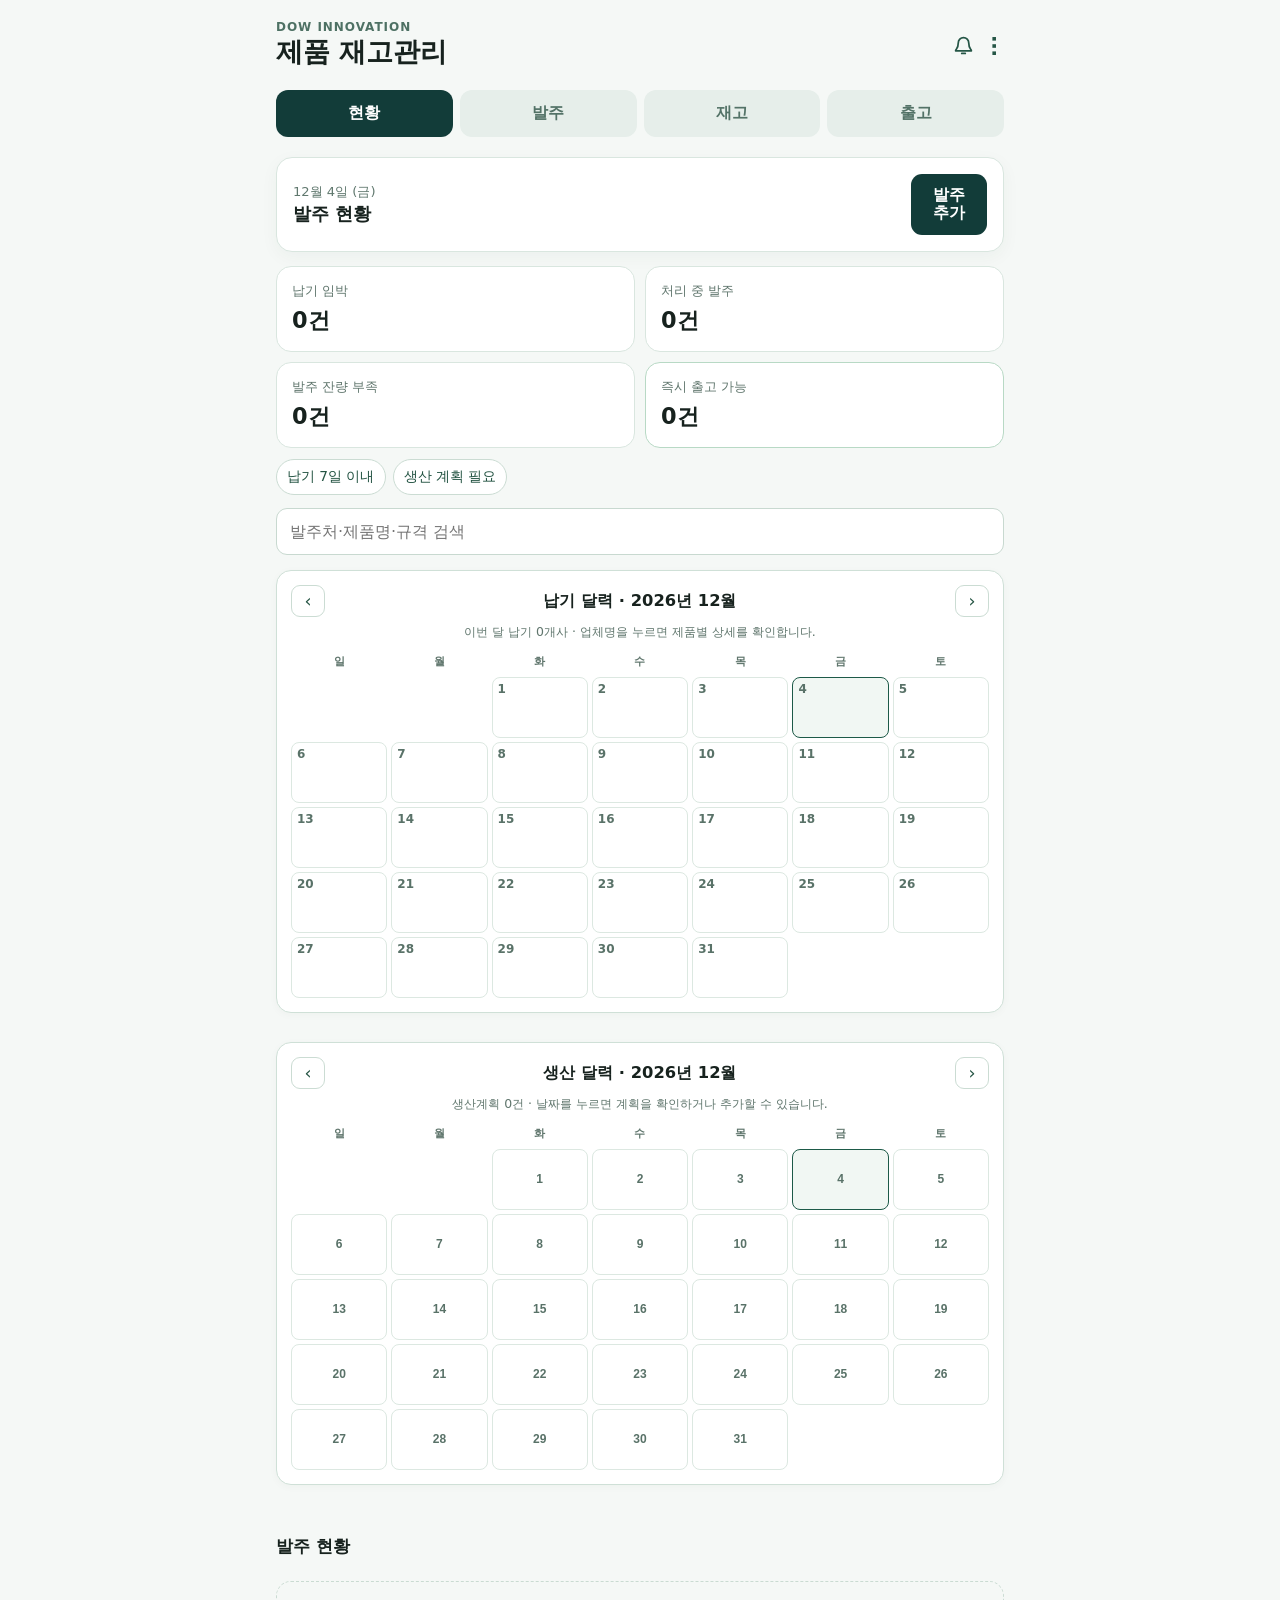
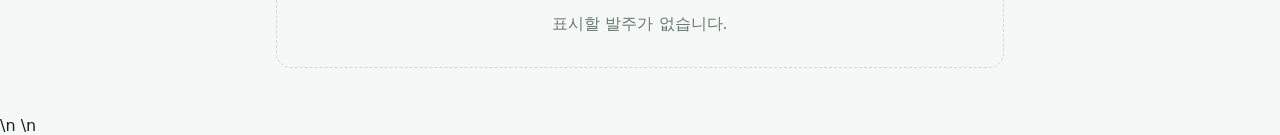
<file: dow_beam/index.html>
<!doctype html>
<html lang="ko">
  <head>
    <meta charset="UTF-8" />
    <meta
      name="viewport"
      content="width=device-width,initial-scale=1,viewport-fit=cover"
    />
    <meta name="theme-color" content="#123c39" />
    <title>Dow innovation 제품 재고관리</title>
    <link rel="manifest" href="manifest.webmanifest" />
    <link rel="stylesheet" href="styles-v5.css" />
  </head>
  <body>
    <main class="app-shell">
      <header class="topbar">
        <div>
          <p class="eyebrow">DOW INNOVATION</p>
          <h1>제품 재고관리</h1>
        </div>
        <button id="menuButton" class="icon" type="button">⋮</button>
      </header>
      <nav class="tabs four">
        <button class="tab active" data-view="dashboard">현황</button
        ><button class="tab" data-view="orders">발주</button
        ><button class="tab" data-view="inventory">재고</button
        ><button class="tab" data-view="products">제품</button>
      </nav>
      <section id="dashboardView" class="view">
        <div class="hero">
          <div><span id="todayLabel"></span><strong>발주 현황</strong></div>
          <button class="primary compact-action" data-new-order>
            발주<br />추가
          </button>
        </div>
        <section id="summaryCards" class="summary-grid"></section>
        <input
          id="dashboardSearch"
          class="search"
          placeholder="발주처·제품명·규격 검색"
        />
        <section id="priorityList" class="groups"></section>
        <section id="dashboardGroups" class="groups"></section>
      </section>
      <section id="ordersView" class="view hidden">
        <div class="page-head">
          <div>
            <h2>발주 관리</h2>
            <p>발주처를 누른 뒤 발주 건과 제품을 확인합니다.</p>
          </div>
          <button class="primary compact-action" data-new-order>
            발주<br />추가
          </button>
        </div>
        <input
          id="orderSearch"
          class="search"
          placeholder="발주처·제품명·규격 검색"
        />
        <section id="orderGroups" class="groups"></section>
      </section>
      <section id="inventoryView" class="view hidden">
        <div class="page-head">
          <div>
            <h2>재고 관리</h2>
            <p>생산완료는 공장 전체 재고에 먼저 쌓입니다.</p>
          </div>
          <button id="newProduct" class="primary compact-action">
            초기재고<br />입력
          </button>
        </div>
        <input
          id="inventorySearch"
          class="search"
          placeholder="제품명 또는 규격 검색"
        />
        <div class="subtabs">
          <button class="subtab active" data-stock-mode="all">
            공장 전체 재고</button
          ><button class="subtab" data-stock-mode="order">발주별 제품</button>
        </div>
        <section id="inventoryContent"></section>
      </section>
      <section id="productsView" class="view hidden">
        <div class="page-head">
          <div>
            <h2>제품 관리</h2>
            <p>미분류 제품을 표준 제품으로 정리합니다.</p>
          </div>
        </div>
        <input
          id="productSearch"
          class="search"
          placeholder="제품명 또는 규격 검색"
        />
        <section id="productContent"></section>
      </section>
    </main>
    <dialog id="orderDialog" class="dialog">
      <form id="orderForm">
        <div class="dialog-head">
          <h2>발주 추가</h2>
          <button class="close" type="button" data-close>×</button>
        </div>
        <label
          >카톡 발주 메시지 (선택)<textarea
            id="messageInput"
            rows="7"
            placeholder="카톡 메시지를 붙여넣거나, 아래에서 제품을 직접 추가하세요."
          ></textarea></label
        ><button id="parseButton" class="secondary full" type="button">
          내용 읽어오기
        </button>
        <p id="parseNotice" class="notice hidden"></p>
        <div id="lineEditor">
          <p class="edit-note">
            카톡을 넣지 않아도 아래에서 제품·규격·수량을 직접 추가할 수
            있습니다.
          </p>
          <div class="line-head">
            <span>제품명</span><span>규격 및 용량</span
            ><span>발주예정수량</span>
          </div>
          <div id="parsedLines"></div>
          <button id="addLine" class="secondary full" type="button">
            + 제품 한 줄 추가
          </button>
        </div>
        <label
          >발주처<input id="companyInput" required placeholder="예: 하나"
        /></label>
        <div class="two">
          <label>발주일<input id="orderDateInput" type="date" required /></label
          ><label>납기일<input id="dueDateInput" type="date" /></label>
        </div>
        <label>발송 요청 / 메모<input id="orderMemoInput" /></label>
        <div id="mergeOptions" class="merge-options hidden"></div>
        <div class="actions">
          <button class="secondary" data-close type="button">취소</button
          ><button class="primary" type="submit">발주 저장</button>
        </div>
      </form>
    </dialog>
    <dialog id="lineDialog" class="dialog">
      <form id="lineForm">
        <div class="dialog-head">
          <h2 id="lineTitle">제품 진행</h2>
          <button class="close" type="button" data-close>×</button>
        </div>
        <div id="lineInfo" class="info"></div>
        <label
          >생산예정 수량<input
            id="plannedInput"
            type="number"
            min="0"
            step="0.01" /></label
        ><label
          >이번 생산완료 수량 (생산예정에서 차감 · 공장재고 증가)<input
            id="producedInput"
            type="number"
            min="0"
            step="0.01"
            placeholder="오늘 완료한 수량" /></label
        ><label
          >이번 출고 수량 (공장 전체 재고 차감)<input
            id="shippedInput"
            type="number"
            min="0"
            step="0.01"
            placeholder="이번에 출고한 수량"
        /></label>
        <div class="actions">
          <button class="secondary" data-close type="button">취소</button
          ><button class="primary" type="submit">수량 반영</button>
        </div>
      </form>
    </dialog>
    <dialog id="productDialog" class="dialog">
      <form id="productForm">
        <div class="dialog-head">
          <h2>공장 제품 등록</h2>
          <button class="close" type="button" data-close>×</button>
        </div>
        <label>표시 제품명<input id="productName" required /></label
        ><label>규격 및 용량<input id="productSpec" required /></label>
        <div class="two">
          <label>제품 코드<input id="productCode" placeholder="예: S1" /></label
          ><label
            >분류<select id="productCategory">
              <option value="S1 레진빔">S1 레진빔</option>
              <option value="S2 프레스빔">S2 프레스빔</option>
              <option value="S3 빨간빔">S3 빨간빔</option>
              <option value="B1 튜브형 본드">B1 튜브형 본드</option>
              <option value="B2 카트리지형 본드">B2 카트리지형 본드</option>
              <option value="W1 왁스">W1 왁스</option>
              <option value="MABOR">MABOR</option>
              <option value="기타·미분류">기타·미분류</option>
              <option value="빔">빔 (기존 분류)</option>
              <option value="본드">본드 (기존 분류)</option>
              <option value="왁스">왁스 (기존 분류)</option>
              <option value="접시">접시 (기존 분류)</option>
              <option value="미분류·기타">미분류·기타 (기존 분류)</option>
            </select></label
          >
        </div>
        <div class="two">
          <label
            >초기재고<input
              id="openingStock"
              type="number"
              min="0"
              step="0.01"
              value="0" /></label
          ><label
            >단위<input
              id="productUnit"
              value="개"
              required
              placeholder="예: 개, kg, 세트, 장"
          /></label>
        </div>
        <div class="actions">
          <button class="secondary" data-close type="button">취소</button
          ><button class="primary" type="submit">저장</button>
        </div>
      </form>
    </dialog>
    <dialog id="adjustDialog" class="dialog">
      <form id="adjustForm">
        <div class="dialog-head">
          <h2>재고 수정</h2>
          <button class="close" type="button" data-close>×</button>
        </div>
        <div id="adjustInfo" class="info"></div>
        <label
          >실제 현재 재고<input
            id="actualStockInput"
            type="number"
            min="0"
            step="0.01" /></label
        ><label
          >수정 사유<input
            id="adjustReasonInput"
            placeholder="예: 실사 재고 반영"
        /></label>
        <div class="actions">
          <button class="secondary" type="button" data-close>취소</button
          ><button class="primary" type="submit">재고 수정</button>
        </div>
      </form>
    </dialog>
    <dialog id="summaryDialog" class="dialog">
      <div>
        <div class="dialog-head">
          <h2 id="summaryTitle">현황 상세</h2>
          <button class="close" type="button" data-close>×</button>
        </div>
        <div id="summaryList"></div>
      </div>
    </dialog>
    <dialog id="menuDialog" class="dialog">
      <div>
        <div class="dialog-head">
          <h2>관리 메뉴</h2>
          <button class="close" type="button" data-close>×</button>
        </div>
        <button id="exportButton" class="menu-item">데이터 백업하기</button
        ><label class="menu-item"
          >데이터 복원하기<input
            id="importInput"
            type="file"
            accept="application/json"
            hidden /></label
        ><button id="resetButton" class="menu-item danger">
          모든 데이터 초기화
        </button>
      </div>
    </dialog>
    <div id="toast" class="toast hidden"></div>
    <script src="app-v13.js"></script>
    <script src="enhance-v13.js?rev=39"></script>
    <script src="catalog-data-v1.js?rev=1"></script>
    <script src="master-runtime-v2.js?rev=14"></script>
    <script src="dashboard-vendor-v4.js?rev=1"></script>
    <script src="order-touch-v1.js?rev=1"></script>
    <script src="production-transfer-v1.js?rev=3"></script>
    <script src="line-safety-v1.js?rev=2"></script>
    <script src="notifications-v1.js?rev=2"></script>
    <script src="production-calendar-v1.js?rev=1"></script>\n    <script src="order-entry-v2.js?rev=2"></script>\n    <script src="order-calendar-v1.js?rev=1"></script>
      <script src="order-entry-core-v1.js?rev=5"></script>
      <script src="unit-rules-v1.js?rev=1"></script>
      <script src="shipping-v1.js?rev=4"></script>
      <script src="opening-selector-v1.js?rev=1"></script>
      <script src="inventory-drilldown-v1.js?rev=1"></script>
      <script src="orders-completed-hide-v1.js?rev=1"></script>
  </body>
</html>
</file>
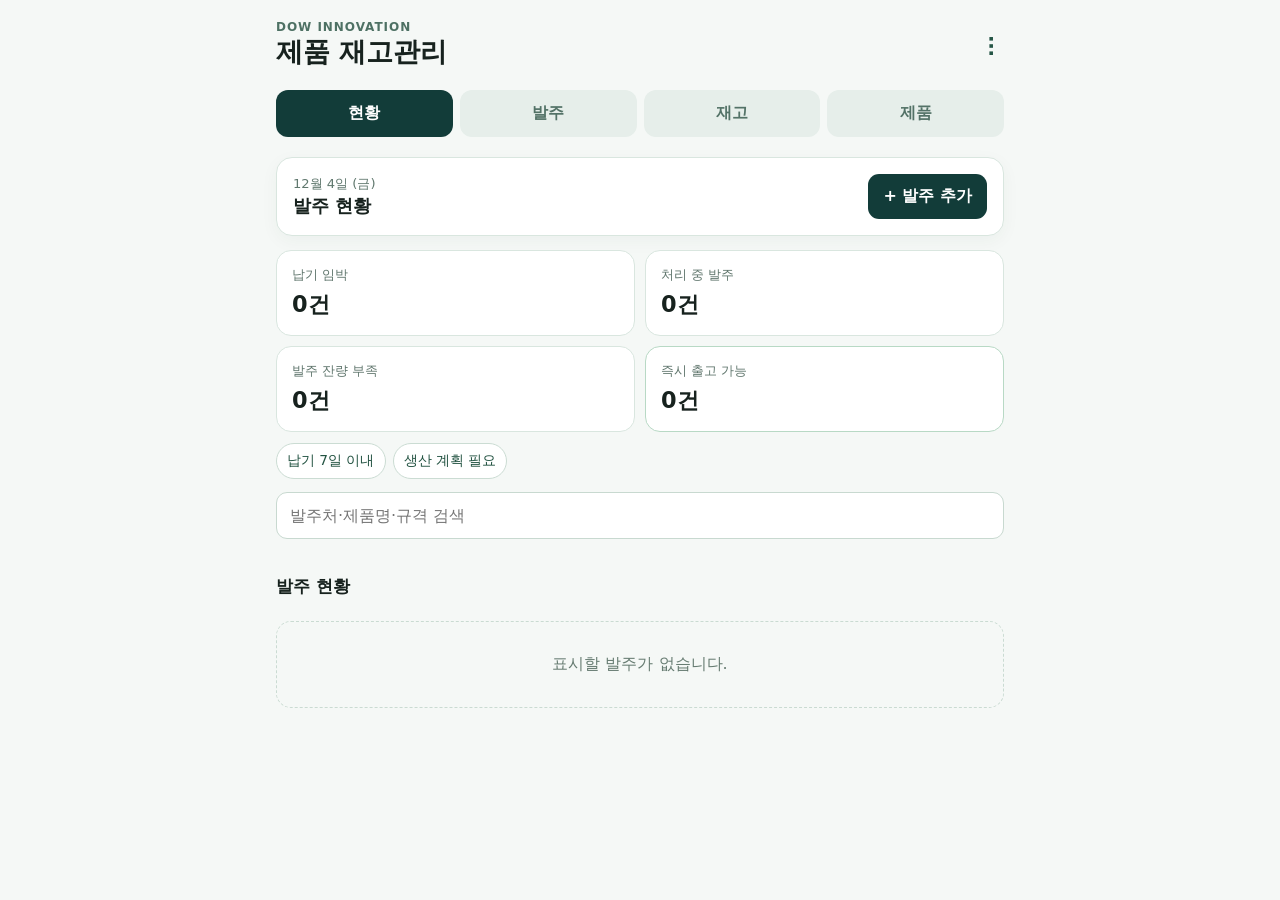
<file: dow_beam15/index.html>
<!doctype html><html lang="ko"><head><meta charset="UTF-8"><meta name="viewport" content="width=device-width,initial-scale=1,viewport-fit=cover"><meta name="theme-color" content="#123c39"><title>Dow innovation 제품 재고관리</title><link rel="manifest" href="manifest.webmanifest"><link rel="stylesheet" href="styles-v5.css"></head><body><main class="app-shell"><header class="topbar"><div><p class="eyebrow">DOW INNOVATION</p><h1>제품 재고관리</h1></div><button id="menuButton" class="icon" type="button">⋮</button></header><nav class="tabs four"><button class="tab active" data-view="dashboard">현황</button><button class="tab" data-view="orders">발주</button><button class="tab" data-view="inventory">재고</button><button class="tab" data-view="products">제품</button></nav>
<section id="dashboardView" class="view"><div class="hero"><div><span id="todayLabel"></span><strong>발주 현황</strong></div><button class="primary" data-new-order>+ 발주 추가</button></div><section id="summaryCards" class="summary-grid"></section><input id="dashboardSearch" class="search" placeholder="발주처·제품명·규격 검색"><section id="priorityList" class="groups"></section><section id="dashboardGroups" class="groups"></section></section>
<section id="ordersView" class="view hidden"><div class="page-head"><div><h2>발주 관리</h2><p>발주처를 누른 뒤 발주 건과 제품을 확인합니다.</p></div><button class="primary" data-new-order>+ 발주 추가</button></div><input id="orderSearch" class="search" placeholder="발주처·제품명·규격 검색"><section id="orderGroups" class="groups"></section></section>
<section id="inventoryView" class="view hidden"><div class="page-head"><div><h2>재고 관리</h2><p>생산완료는 공장 전체 재고에 먼저 쌓입니다.</p></div><button id="newProduct" class="primary">+ 초기재고</button></div><input id="inventorySearch" class="search" placeholder="제품명 또는 규격 검색"><div class="subtabs"><button class="subtab active" data-stock-mode="all">공장 전체 재고</button><button class="subtab" data-stock-mode="order">발주별 제품</button></div><section id="inventoryContent"></section></section><section id="productsView" class="view hidden"><div class="page-head"><div><h2>제품 관리</h2><p>미분류 제품을 표준 제품으로 정리합니다.</p></div></div><input id="productSearch" class="search" placeholder="제품명 또는 규격 검색"><section id="productContent"></section></section></main>
<dialog id="orderDialog" class="dialog"><form id="orderForm"><div class="dialog-head"><h2>발주 추가</h2><button class="close" type="button" data-close>×</button></div><label>카톡 발주 메시지<textarea id="messageInput" rows="7" placeholder="카톡 메시지 한 건을 붙여넣으세요."></textarea></label><button id="parseButton" class="secondary full" type="button">내용 읽어오기</button><p id="parseNotice" class="notice hidden"></p><div id="lineEditor" class="hidden"><div class="line-head"><span>제품명</span><span>규격</span><span>발주예정수량</span></div><div id="parsedLines"></div><button id="addLine" class="secondary full" type="button">+ 제품 한 줄 추가</button></div><label>발주처<input id="companyInput" required placeholder="예: 하나"></label><div class="two"><label>발주일<input id="orderDateInput" type="date" required></label><label>납기일<input id="dueDateInput" type="date"></label></div><label>발송 요청 / 메모<input id="orderMemoInput"></label><div id="mergeOptions" class="merge-options hidden"></div><div class="actions"><button class="secondary" data-close type="button">취소</button><button class="primary" type="submit">발주 저장</button></div></form></dialog>
<dialog id="lineDialog" class="dialog"><form id="lineForm"><div class="dialog-head"><h2 id="lineTitle">제품 진행</h2><button class="close" type="button" data-close>×</button></div><div id="lineInfo" class="info"></div><label>생산예정 수량<input id="plannedInput" type="number" min="0" step="0.01"></label><label>이번 생산완료 수량 (생산예정에서 차감 · 공장재고 증가)<input id="producedInput" type="number" min="0" step="0.01" placeholder="오늘 완료한 수량"></label><label>이번 출고 수량 (공장 전체 재고 차감)<input id="shippedInput" type="number" min="0" step="0.01" placeholder="이번에 출고한 수량"></label><div class="actions"><button class="secondary" data-close type="button">취소</button><button class="primary" type="submit">수량 반영</button></div></form></dialog>
<dialog id="productDialog" class="dialog"><form id="productForm"><div class="dialog-head"><h2>공장 제품 등록</h2><button class="close" type="button" data-close>×</button></div><label>표시 제품명<input id="productName" required></label><label>규격<input id="productSpec" required></label><div class="two"><label>제품 코드<input id="productCode" placeholder="예: S1"></label><label>분류<select id="productCategory"><option value="빔">빔</option><option value="본드">본드</option><option value="왁스">왁스</option><option value="접시">접시</option><option value="미분류·기타">미분류·기타</option></select></label></div><div class="two"><label>초기재고<input id="openingStock" type="number" min="0" step="0.01" value="0"></label><label>단위<select id="productUnit"><option>개</option><option>kg</option><option>세트</option><option>장</option></select></label></div><div class="actions"><button class="secondary" data-close type="button">취소</button><button class="primary" type="submit">저장</button></div></form></dialog>
<dialog id="adjustDialog" class="dialog"><form id="adjustForm"><div class="dialog-head"><h2>재고 수정</h2><button class="close" type="button" data-close>×</button></div><div id="adjustInfo" class="info"></div><label>실제 현재 재고<input id="actualStockInput" type="number" min="0" step="0.01"></label><label>수정 사유<input id="adjustReasonInput" placeholder="예: 실사 재고 반영"></label><div class="actions"><button class="secondary" type="button" data-close>취소</button><button class="primary" type="submit">재고 수정</button></div></form></dialog><dialog id="summaryDialog" class="dialog"><div><div class="dialog-head"><h2 id="summaryTitle">현황 상세</h2><button class="close" type="button" data-close>×</button></div><div id="summaryList"></div></div></dialog><dialog id="menuDialog" class="dialog"><div><div class="dialog-head"><h2>관리 메뉴</h2><button class="close" type="button" data-close>×</button></div><button id="exportButton" class="menu-item">데이터 백업하기</button><label class="menu-item">데이터 복원하기<input id="importInput" type="file" accept="application/json" hidden></label><button id="resetButton" class="menu-item danger">모든 데이터 초기화</button></div></dialog><div id="toast" class="toast hidden"></div><script src="app-v13.js"></script><script src="enhance-v13.js?rev=8"></script></body></html>
</file>
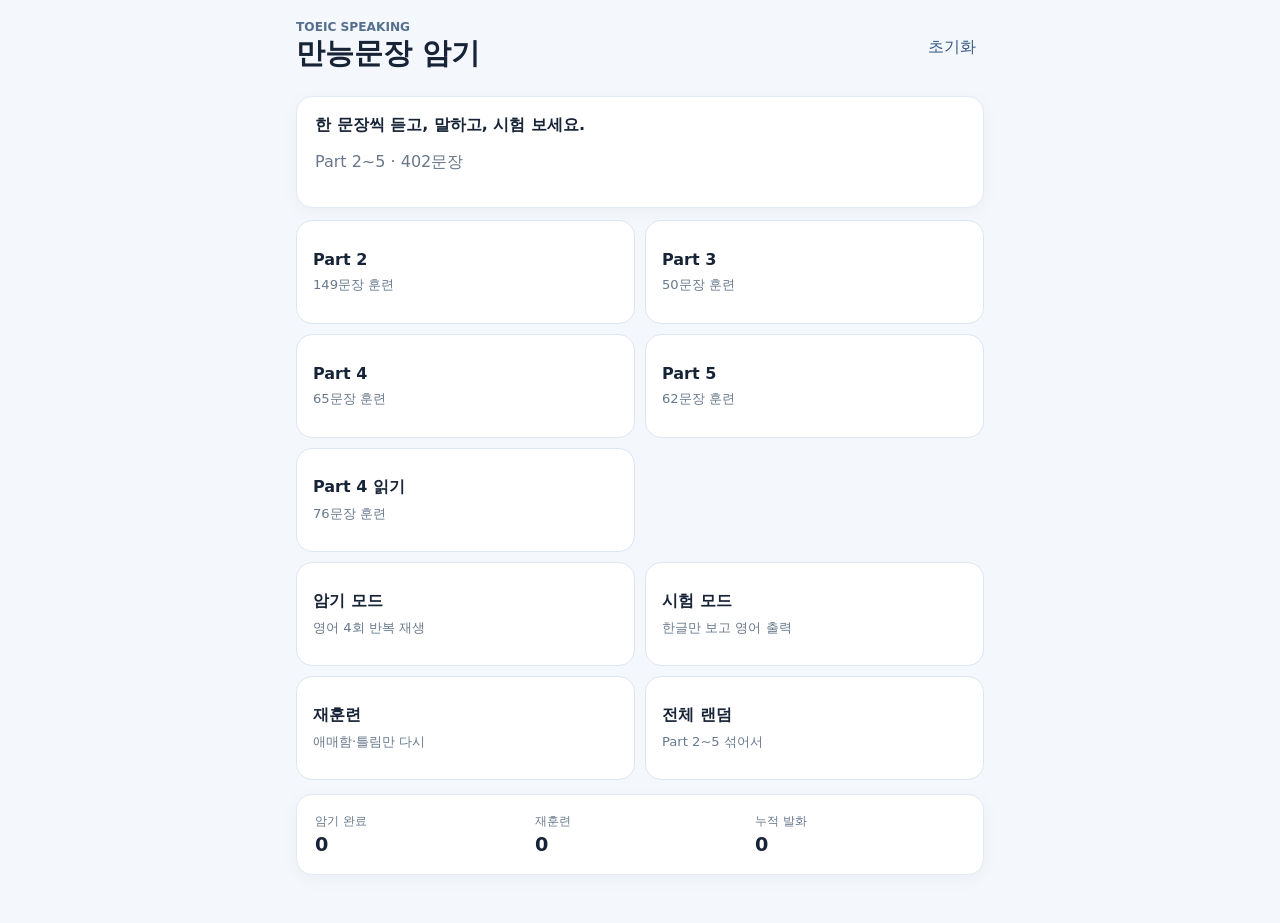
<file: toeic-speaking-v2/index.html>
<!doctype html>
<html lang="ko"><head><meta charset="UTF-8"><meta name="viewport" content="width=device-width,initial-scale=1,viewport-fit=cover"><meta name="theme-color" content="#102f52"><title>토익스피킹 만능문장 암기</title><link rel="stylesheet" href="styles.css"></head><body>
<main class="app-shell"><header><div><p class="eyebrow">TOEIC SPEAKING</p><h1>만능문장 암기</h1></div><button id="reset" class="text">초기화</button></header>
<section id="home"><div class="card intro"><b>한 문장씩 듣고, 말하고, 시험 보세요.</b><p id="status" class="muted"></p></div><div id="parts" class="grid"></div><div class="grid"><button class="mode" data-mode="memorize"><strong>암기 모드</strong><span>영어 4회 반복 재생</span></button><button class="mode" data-mode="test"><strong>시험 모드</strong><span>한글만 보고 영어 출력</span></button><button class="mode" data-mode="review"><strong>재훈련</strong><span>애매함·틀림만 다시</span></button><button class="mode" data-mode="all"><strong>전체 랜덤</strong><span>Part 2~5 섞어서</span></button></div><section class="card stats"><div><span>암기 완료</span><strong id="done">0</strong></div><div><span>재훈련</span><strong id="reviewCount">0</strong></div><div><span>누적 발화</span><strong id="spoken">0</strong></div></section></section>
<section id="study" class="hidden"><div class="top"><button id="back" class="text">‹ 나가기</button><span id="label"></span></div><div class="progress"><i id="bar"></i></div><div class="card prompt"><p class="eyebrow" id="part"></p><h2 id="korean"></h2><p id="english" class="english hidden"></p></div><div id="audio" class="card controls"><label>속도 <select id="rate"><option value="0.5">0.5배</option><option value="0.7">0.7배</option><option value="1" selected>1.0배</option></select></label><button id="play" class="primary">▶ 음성 듣기</button><button id="stop">■</button><small id="voice"></small></div><div id="testTools" class="card hidden"><button id="showAnswer">정답 보기</button><div id="answer" class="english hidden"></div></div><div class="actions"><button data-result="done" class="primary">암기 완료</button><button data-result="maybe">애매함</button><button data-result="wrong">틀림</button><button id="next">다음 ›</button></div></section></main><script src="data.js"></script><script src="app.js"></script></body></html>
</file>
<file: dow_beam/styles-v5.css>
:root{font-family:system-ui,-apple-system,"Noto Sans KR",sans-serif;background:#f5f8f6;color:#17221e}*{box-sizing:border-box}body{margin:0}.app-shell{max-width:760px;margin:auto;padding:20px 16px 48px}.topbar,.page-head,.hero,.dialog-head,.actions,.row{display:flex;align-items:center;justify-content:space-between;gap:12px}h1,h2,h3,p{margin:0}h1{font-size:1.7rem}h2{font-size:1.25rem}.eyebrow{font-size:.75rem;color:#4e7164;font-weight:800;letter-spacing:.08em}.icon,.close{border:0;background:transparent;font-size:1.8rem;color:#255646}.tabs,.subtabs{display:grid;gap:7px;margin:20px 0}.tabs{grid-template-columns:repeat(3,1fr)}.subtabs{grid-template-columns:1fr 1fr}.tab,.subtab{border:0;border-radius:12px;padding:13px;background:#e6eeea;color:#537267;font-weight:800;font-size:1rem}.tab.active,.subtab.active{background:#123c39;color:#fff}.hero,.card,details,.dialog form,.dialog>div{background:#fff;border:1px solid #d9e6df;border-radius:16px;box-shadow:0 5px 18px #173a2b0b}.hero{padding:16px}.hero span{display:block;font-size:.82rem;color:#60786e}.hero strong{font-size:1.15rem}.primary,.secondary{border:0;border-radius:11px;padding:12px 15px;font:inherit;font-weight:800}.primary{background:#123c39;color:#fff}.secondary{background:#e7f0eb;color:#254a3d}.groups{display:grid;gap:11px;margin-top:15px}details{overflow:hidden}summary{cursor:pointer;padding:16px;font-weight:850;list-style:none}summary::-webkit-details-marker{display:none}summary:after{content:'⌄';float:right;color:#376858}.period{border-top:1px solid #e5eee9;padding:0 13px 12px}.period summary{padding:13px 3px;font-size:.92rem}.order-meta{color:#647a70;font-size:.8rem;font-weight:500}.line-card{border-top:1px solid #edf2ef;padding:12px 3px}.line-card:first-of-type{border-top:0}.line-card h3{font-size:1rem}.spec,.muted{color:#60766d;font-size:.86rem;margin-top:4px}.numbers{display:grid;grid-template-columns:repeat(3,1fr);gap:5px;margin-top:10px}.numbers div{background:#f3f7f4;border-radius:9px;padding:8px;font-size:.76rem;color:#537065}.numbers strong{display:block;color:#182b23;font-size:1rem;margin-top:3px}.line-card button{margin-top:10px;border:1px solid #cbdcd3;border-radius:9px;padding:8px 10px;background:#fff;color:#235342;font-weight:800}.page-head{margin:8px 0 14px}.page-head p{font-size:.84rem;color:#60766d;margin-top:4px}.hidden{display:none!important}.empty{padding:32px 15px;text-align:center;color:#677c72;border:1px dashed #cadbd2;border-radius:15px}.dialog{border:0;background:transparent;padding:12px;width:min(100%,650px);max-height:95vh}.dialog::backdrop{background:#0e281e88}.dialog form,.dialog>div{padding:20px;max-height:91vh;overflow:auto}label{display:block;font-weight:800;margin-top:13px}input,textarea,select{display:block;width:100%;font:inherit;margin-top:6px;border:1px solid #c8d9d0;border-radius:10px;padding:11px;background:#fff}.two{display:grid;grid-template-columns:1fr 1fr;gap:10px}.full{width:100%;margin-top:10px}.notice{background:#fff5e8;color:#8e5c14;border-radius:9px;padding:10px;margin-top:10px;font-size:.85rem}.line-head,.edit-line{display:grid;grid-template-columns:1fr 1.4fr .62fr auto;gap:6px}.line-head{grid-template-columns:1fr 1.4fr .62fr;padding:13px 7px 4px;font-size:.78rem;color:#4d685d;font-weight:850}.edit-line{padding:8px;border:1px solid #d9e6df;border-radius:10px;margin-top:7px}.edit-line input{margin:0;padding:9px}.remove{border:0;background:transparent;color:#b14235;font-size:1.3rem}.merge-options{margin-top:14px;padding:12px;border-radius:10px;background:#f3f7f4}.merge-options label{margin:0 0 8px;font-size:.9rem}.merge-options input{display:inline;width:auto;margin:0 7px 0 0}.actions{margin-top:20px}.actions button{flex:1}.info{padding:12px;background:#f2f7f4;border-radius:10px;color:#466257;font-size:.9rem}.menu-item{display:block;width:100%;text-align:left;background:#fff;border:0;border-bottom:1px solid #e3ece7;padding:15px 4px;font:inherit;font-weight:800;color:#244a3b}.danger{color:#ac4236}.toast{position:fixed;bottom:25px;left:50%;transform:translateX(-50%);background:#133e31;color:#fff;padding:12px 17px;border-radius:99px;font-weight:800;white-space:nowrap}@media(max-width:420px){.app-shell{padding-inline:12px}.numbers{grid-template-columns:1fr 1fr}.line-head{display:none}.edit-line{grid-template-columns:1fr auto}.edit-line input:nth-child(2),.edit-line input:nth-child(3){grid-column:1}.two{grid-template-columns:1fr}}

/* 작은 화면·큰 글씨에서도 버튼 글자가 글자 단위로 쪼개지지 않도록 고정 */
.compact-action{min-width:76px;line-height:1.15;white-space:nowrap;text-align:center}
/* Shared calendar frame. Both calendars own only their marked DOM subtree. */
.due-calendar33{margin:0 0 18px;padding:14px;background:#fff;border:1px solid #cfe0d7;border-radius:15px;box-shadow:0 2px 8px #173a2b08}.due-calendar33-header{display:grid;grid-template-columns:34px 1fr 34px;align-items:center;gap:8px}.due-calendar33-header strong{font-size:1.02rem;text-align:center}.due-calendar33-nav{height:32px;border:1px solid #cbdcd3;background:#fff;color:#235342;border-radius:9px;font:inherit;font-size:1.1rem}.due-calendar33-sub{margin:7px 0 12px;text-align:center;color:#60766d;font-size:.78rem}.due-calendar33-grid{display:grid;grid-template-columns:repeat(7,1fr);gap:4px}.due-calendar33-week{text-align:center;color:#60766d;font-size:.71rem;font-weight:750;padding:1px 0 4px}.due-calendar33-cell{min-height:61px;border:1px solid #dce8e1;border-radius:8px;padding:5px;background:#fff;overflow:hidden}.due-calendar33-cell.blank{border-color:transparent;background:transparent}.due-calendar33-cell.has-event{background:#f8fbf9;border-color:#c5dbcf}.due-calendar33-date{display:block;font-size:.75rem;font-weight:800;color:#597268;line-height:1}.due-calendar33-today{border:1.5px solid #1d5a48!important;background:#f1f7f3!important}.due-calendar33-more{display:block;margin-top:3px;color:#60766d;font-size:.65rem}
</file>
<file: dow_beam15/styles-v5.css>
:root{font-family:system-ui,-apple-system,"Noto Sans KR",sans-serif;background:#f5f8f6;color:#17221e}*{box-sizing:border-box}body{margin:0}.app-shell{max-width:760px;margin:auto;padding:20px 16px 48px}.topbar,.page-head,.hero,.dialog-head,.actions,.row{display:flex;align-items:center;justify-content:space-between;gap:12px}h1,h2,h3,p{margin:0}h1{font-size:1.7rem}h2{font-size:1.25rem}.eyebrow{font-size:.75rem;color:#4e7164;font-weight:800;letter-spacing:.08em}.icon,.close{border:0;background:transparent;font-size:1.8rem;color:#255646}.tabs,.subtabs{display:grid;gap:7px;margin:20px 0}.tabs{grid-template-columns:repeat(3,1fr)}.subtabs{grid-template-columns:1fr 1fr}.tab,.subtab{border:0;border-radius:12px;padding:13px;background:#e6eeea;color:#537267;font-weight:800;font-size:1rem}.tab.active,.subtab.active{background:#123c39;color:#fff}.hero,.card,details,.dialog form,.dialog>div{background:#fff;border:1px solid #d9e6df;border-radius:16px;box-shadow:0 5px 18px #173a2b0b}.hero{padding:16px}.hero span{display:block;font-size:.82rem;color:#60786e}.hero strong{font-size:1.15rem}.primary,.secondary{border:0;border-radius:11px;padding:12px 15px;font:inherit;font-weight:800}.primary{background:#123c39;color:#fff}.secondary{background:#e7f0eb;color:#254a3d}.groups{display:grid;gap:11px;margin-top:15px}details{overflow:hidden}summary{cursor:pointer;padding:16px;font-weight:850;list-style:none}summary::-webkit-details-marker{display:none}summary:after{content:'⌄';float:right;color:#376858}.period{border-top:1px solid #e5eee9;padding:0 13px 12px}.period summary{padding:13px 3px;font-size:.92rem}.order-meta{color:#647a70;font-size:.8rem;font-weight:500}.line-card{border-top:1px solid #edf2ef;padding:12px 3px}.line-card:first-of-type{border-top:0}.line-card h3{font-size:1rem}.spec,.muted{color:#60766d;font-size:.86rem;margin-top:4px}.numbers{display:grid;grid-template-columns:repeat(3,1fr);gap:5px;margin-top:10px}.numbers div{background:#f3f7f4;border-radius:9px;padding:8px;font-size:.76rem;color:#537065}.numbers strong{display:block;color:#182b23;font-size:1rem;margin-top:3px}.line-card button{margin-top:10px;border:1px solid #cbdcd3;border-radius:9px;padding:8px 10px;background:#fff;color:#235342;font-weight:800}.page-head{margin:8px 0 14px}.page-head p{font-size:.84rem;color:#60766d;margin-top:4px}.hidden{display:none!important}.empty{padding:32px 15px;text-align:center;color:#677c72;border:1px dashed #cadbd2;border-radius:15px}.dialog{border:0;background:transparent;padding:12px;width:min(100%,650px);max-height:95vh}.dialog::backdrop{background:#0e281e88}.dialog form,.dialog>div{padding:20px;max-height:91vh;overflow:auto}label{display:block;font-weight:800;margin-top:13px}input,textarea,select{display:block;width:100%;font:inherit;margin-top:6px;border:1px solid #c8d9d0;border-radius:10px;padding:11px;background:#fff}.two{display:grid;grid-template-columns:1fr 1fr;gap:10px}.full{width:100%;margin-top:10px}.notice{background:#fff5e8;color:#8e5c14;border-radius:9px;padding:10px;margin-top:10px;font-size:.85rem}.line-head,.edit-line{display:grid;grid-template-columns:1fr 1.4fr .62fr auto;gap:6px}.line-head{grid-template-columns:1fr 1.4fr .62fr;padding:13px 7px 4px;font-size:.78rem;color:#4d685d;font-weight:850}.edit-line{padding:8px;border:1px solid #d9e6df;border-radius:10px;margin-top:7px}.edit-line input{margin:0;padding:9px}.remove{border:0;background:transparent;color:#b14235;font-size:1.3rem}.merge-options{margin-top:14px;padding:12px;border-radius:10px;background:#f3f7f4}.merge-options label{margin:0 0 8px;font-size:.9rem}.merge-options input{display:inline;width:auto;margin:0 7px 0 0}.actions{margin-top:20px}.actions button{flex:1}.info{padding:12px;background:#f2f7f4;border-radius:10px;color:#466257;font-size:.9rem}.menu-item{display:block;width:100%;text-align:left;background:#fff;border:0;border-bottom:1px solid #e3ece7;padding:15px 4px;font:inherit;font-weight:800;color:#244a3b}.danger{color:#ac4236}.toast{position:fixed;bottom:25px;left:50%;transform:translateX(-50%);background:#133e31;color:#fff;padding:12px 17px;border-radius:99px;font-weight:800;white-space:nowrap}@media(max-width:420px){.app-shell{padding-inline:12px}.numbers{grid-template-columns:1fr 1fr}.line-head{display:none}.edit-line{grid-template-columns:1fr auto}.edit-line input:nth-child(2),.edit-line input:nth-child(3){grid-column:1}.two{grid-template-columns:1fr}}
</file>
<file: toeic-speaking-v2/styles.css>
:root{font-family:system-ui,-apple-system,"Noto Sans KR",sans-serif;color:#172437;background:#f4f7fb}*{box-sizing:border-box}body{margin:0}.app-shell{max-width:720px;margin:auto;padding:20px 16px 48px}header,.top,.stats,.controls,.actions{display:flex;align-items:center;justify-content:space-between;gap:10px}h1{margin:0;font-size:1.8rem}h2{font-size:1.35rem;line-height:1.7;margin:10px 0}.eyebrow{font-size:.76rem;font-weight:700;color:#55708e;margin:0}.muted,small{color:#697789}.card{background:#fff;border:1px solid #e2e9f2;border-radius:16px;padding:18px;box-shadow:0 4px 18px #18345b0a}.intro{margin:22px 0 12px}.grid{display:grid;grid-template-columns:1fr 1fr;gap:10px;margin-top:10px}.mode{min-height:104px;text-align:left;padding:16px;border:1px solid #dce6f1;border-radius:16px;background:#fff;color:#172437}.mode strong,.mode span{display:block}.mode span{font-size:.82rem;color:#68798d;margin-top:7px}.mode:active{background:#eaf1f9}.stats{margin-top:14px}.stats div{flex:1}.stats span,.stats strong{display:block}.stats span{font-size:.78rem;color:#68798d}.stats strong{font-size:1.2rem;margin-top:3px}.hidden{display:none!important}.text{border:0;background:transparent;color:#365b84;padding:8px;font:inherit}button,select{font:inherit}button{cursor:pointer}.top{margin-bottom:14px}.progress{height:6px;background:#dce5ef;border-radius:99px;overflow:hidden;margin-bottom:18px}.progress i{display:block;height:100%;width:0;background:#2f80c7;transition:width .2s}.prompt{min-height:210px}.english{font-size:1.15rem;line-height:1.7;color:#12375f}.controls{margin-top:12px;flex-wrap:wrap}.controls label{font-size:.9rem}.controls small{width:100%}.actions{margin-top:12px}.actions button{border:0;border-radius:12px;padding:12px 10px;background:#e5edf7;color:#17395f;flex:1;font-weight:700}.actions .primary,.primary{background:#12375f;color:#fff}.actions button:last-child{flex:0 0 auto}.testTools{margin-top:12px}.testTools button{border:1px solid #ccd9e6;background:#fff;border-radius:10px;padding:10px}.testTools .english{margin-top:12px}@media(max-width:390px){.grid{grid-template-columns:1fr}.controls{align-items:flex-start}.actions{flex-wrap:wrap}.actions button{min-width:30%}}
</file>
